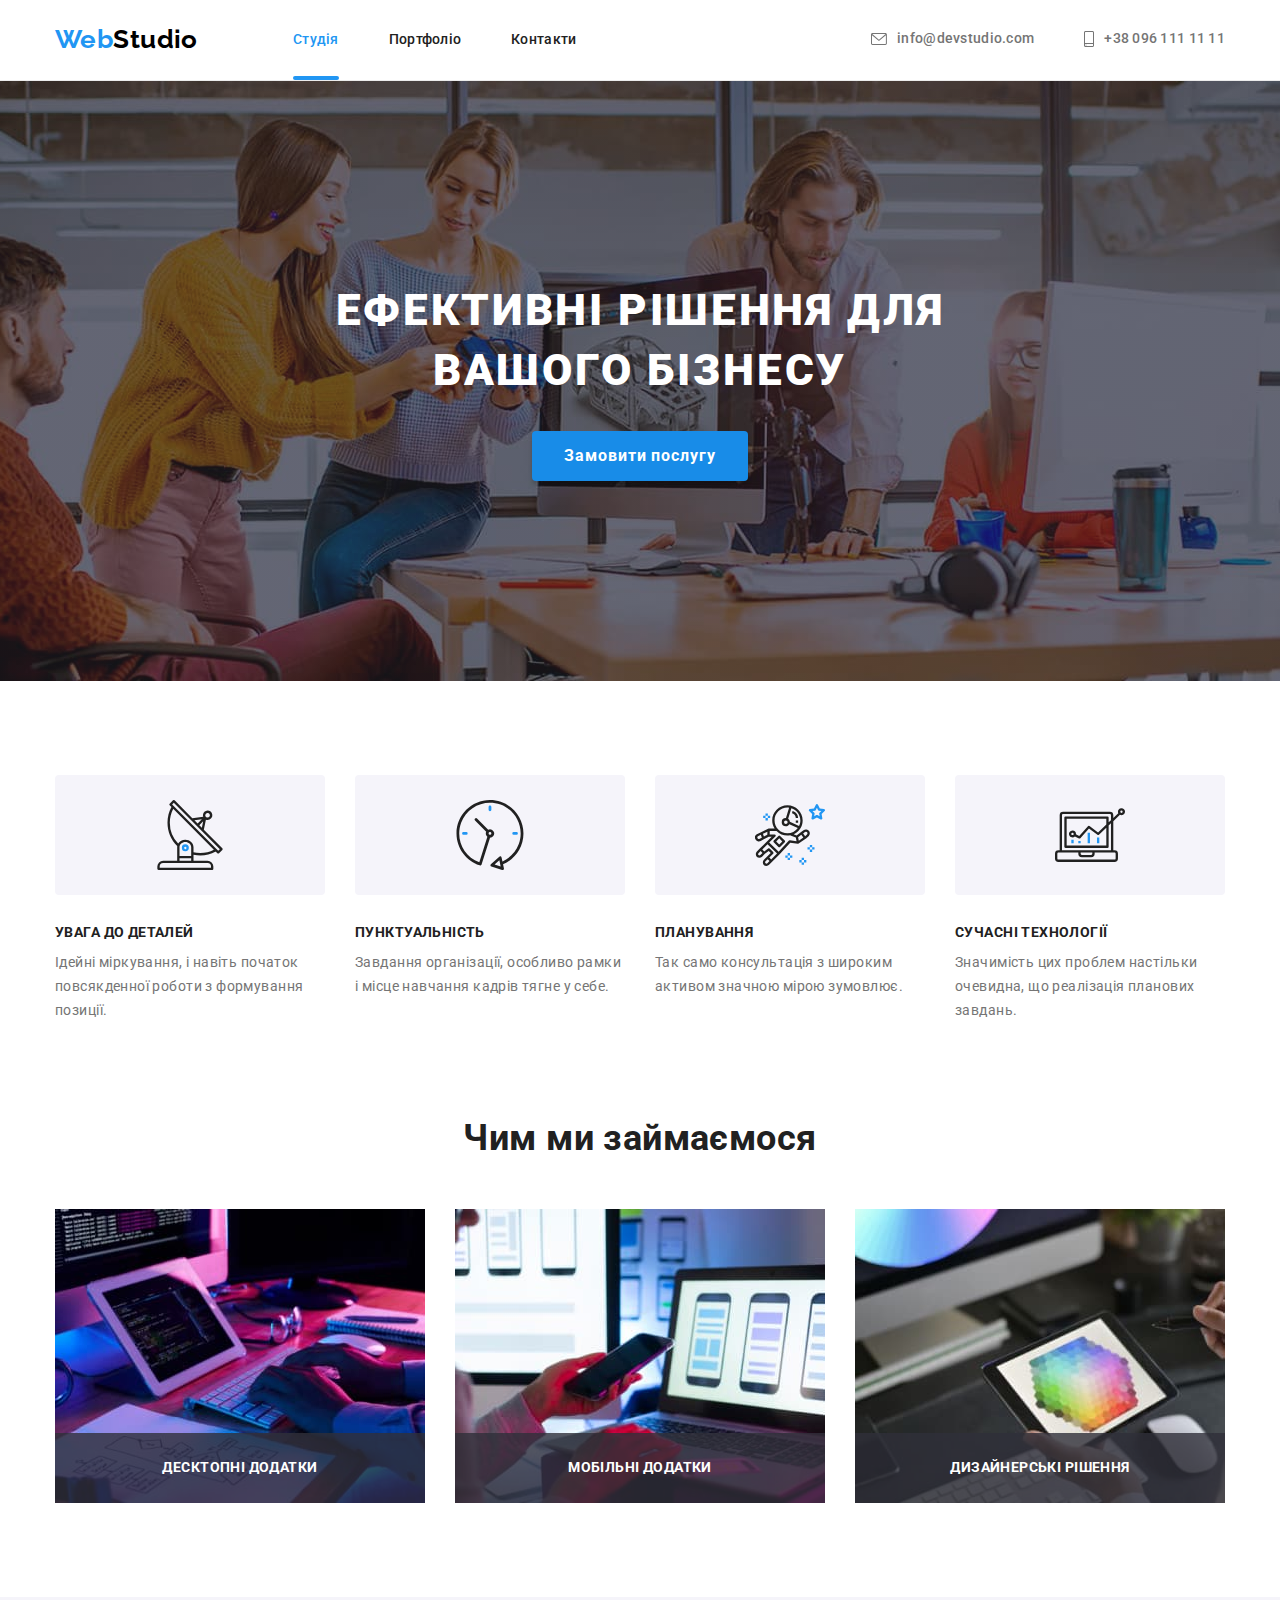
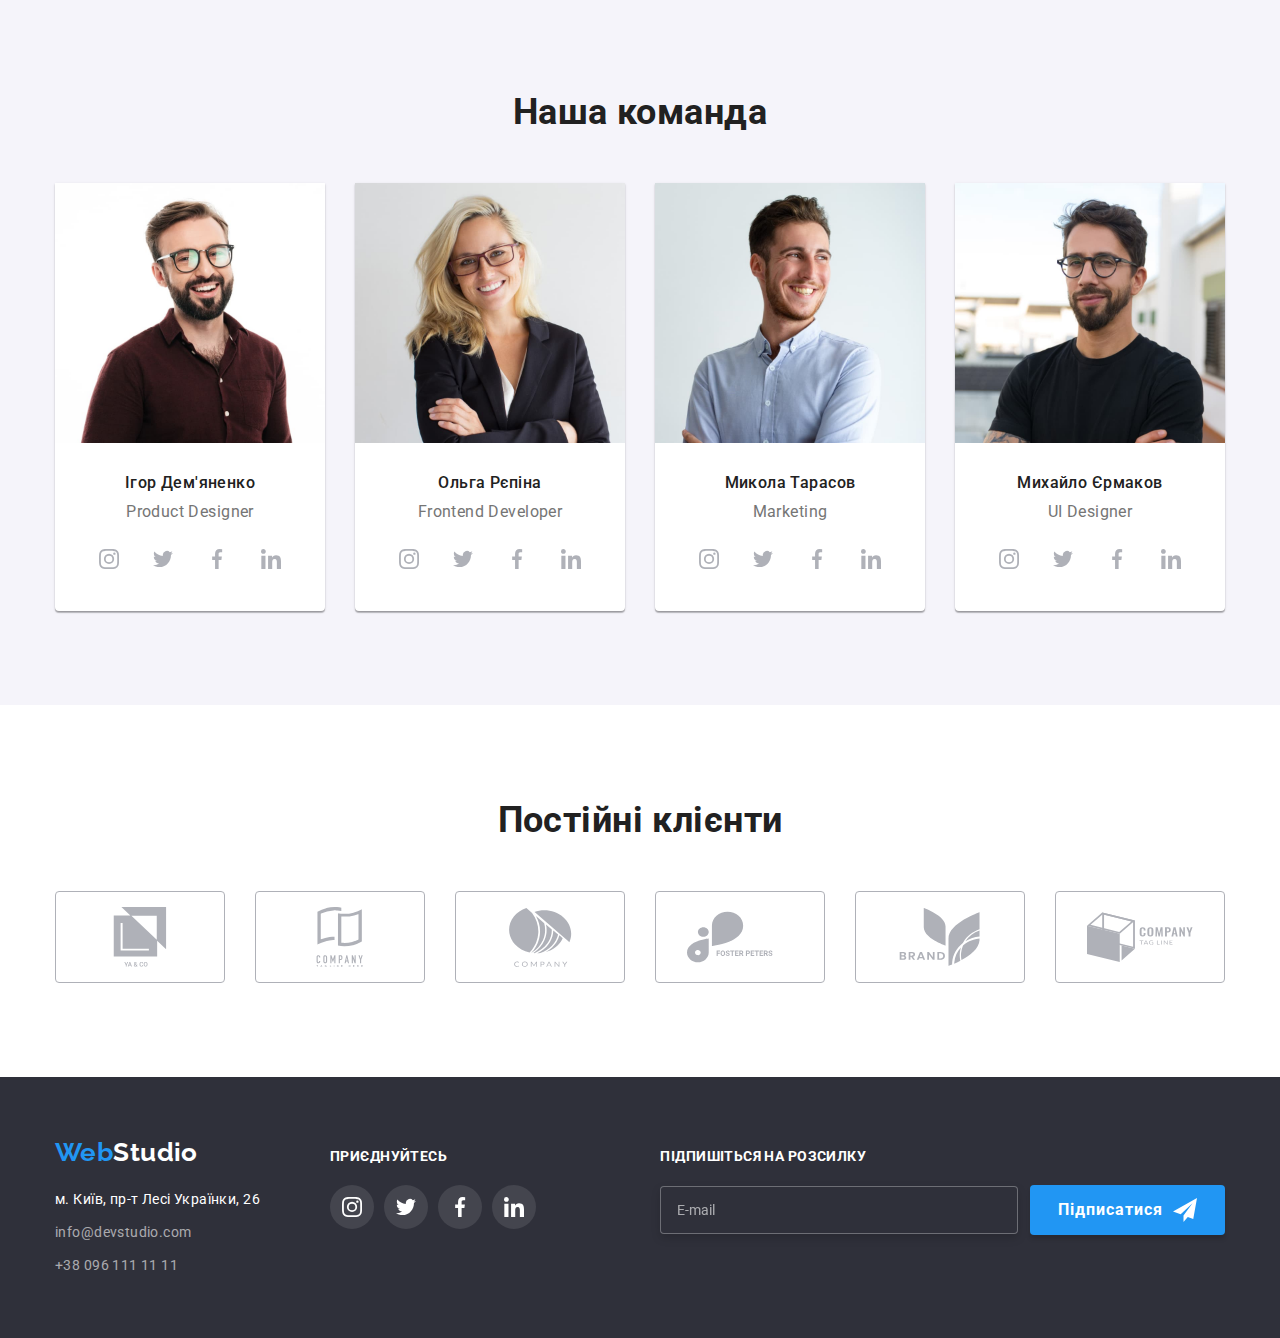
<file: index.html>
<!DOCTYPE html>
<html lang="uk">
<head>
    <meta charset="UTF-8">
    <meta http-equiv="X-UA-Compatible" content="IE=edge">
    <meta name="viewport" content="width=device-width, initial-scale=1.0">
    <title>Web Studio</title>
    <link rel="preconnect" href="https://fonts.googleapis.com">
    <link rel="preconnect" href="https://fonts.gstatic.com" crossorigin>
    <link href="https://fonts.googleapis.com/css2?family=Raleway:wght@700&family=Roboto:wght@400;500;700;900&display=swap"
        rel="stylesheet">
    <link rel="stylesheet" href="https://cdn.jsdelivr.net/npm/modern-normalize@1.1.0/modern-normalize.min.css">
    <link rel="stylesheet" href="./css/main.min.css">
</head>
<body>
    <header class="page-header">
        <div class="container page-header-container">
            <nav class="page-nav">
                <a class="logo-header link" href="./index.html">Web<span class="logo-header__dark">Studio</span></a>
                <ul class="menu list">
                    <li class="menu__item">
                        <a class="menu__link current link" href="./index.html">Студія</a>
                    </li>
                    <li class="menu__item">
                        <a class="menu__link link" href="./portfolio.html">Портфоліо</a>
                    </li>
                    <li class="menu__item">
                        <a class="menu__link link" href="#contact__item">Контакти</a>
                    </li>
                </ul>
            </nav>
            <ul class="contact list">
                <li class="contact__item">
                    <a class="contact__mail link" href="mailto:info@devstudio.com">
                        <svg class="contact__mail-icon" width="16" height="16">
                            <use href="./images/icons.svg#icon-envelope"></use>
                        </svg>
                        info@devstudio.com
                    </a>
                </li>
                <li class="contact__item">
                    <a class="contact__phone link" href="tel:+380961111111">
                        <svg class="contact__phone-icon" width="10" height="16">
                            <use href="./images/icons.svg#icon-smartphone"></use>
                        </svg>
                        +38 096 111 11 11
                    </a>
                </li>
            </ul>
        </div>
    </header>
    <main>
        <section class="first-main">
            <div class="container section-main">
                <h1 class="first-main__title">Ефективні рішення для вашого бізнесу</h1>
                <button class="first-main__btn" type="button" data-modal-open>Замовити послугу</button>
            </div>
        </section>
        <section class="feature-main section">
            <div class="container">
                <h2 class="visyally-hidden">Особливості</h2>
                <ul class="feature-main__menu list">
                    <li class="feature-main__item">
                        <div class="feature-main__container-icon">
                            <svg lang="en" aria-label="icon antenna" class="feature-main__icon">
                                <use href="./images/icons.svg#icon-antenna"></use>
                            </svg>
                        </div>
                        <h3 class="feature-main__title">Увага до деталей</h3>
                        <p class="feature-main__text">Ідейні міркування, і навіть початок повсякденної роботи з формування позиції.</p>
                    </li>
                    <li class="feature-main__item">
                        <div class="feature-main__container-icon">
                            <svg lang="en" aria-label="icon clock" class="feature-main__icon">
                                <use href="./images/icons.svg#icon-clock"></use>
                            </svg>
                        </div>
                        <h3 class="feature-main__title">Пунктуальність</h3>
                        <p class="feature-main__text">Завдання організації, особливо рамки і місце навчання кадрів тягне у себе.</p>
                    </li>
                    <li class="feature-main__item">
                        <div class="feature-main__container-icon">
                            <svg lang="en" aria-label="icon astronaut" class="feature-main__icon">
                                <use href="./images/icons.svg#icon-astronaut"></use>
                            </svg>
                        </div>
                        <h3 class="feature-main__title">Планування</h3>
                        <p class="feature-main__text">Так само консультація з широким активом значною мірою зумовлює.</p>
                    </li>
                    <li class="feature-main__item">
                        <div class="feature-main__container-icon">
                            <svg lang="en" aria-label="icon diagram" class="feature-main__icon">
                                <use href="./images/icons.svg#icon-diagram"></use>
                            </svg>
                        </div>
                        <h3 class="feature-main__title">Сучасні технології</h3>
                        <p class="feature-main__text">Значимість цих проблем настільки очевидна, що реалізація планових завдань.</p>
                    </li>
                </ul>
            </div>
        </section>
        <section class="box-main section">
            <div class="container">
                <h2 class="box-main__title">Чим ми займаємося</h2>
                <ul class="box-main__items list">
                    <li class="box-main__foto">
                        <div class="box-main__list-img">
                            <img src="./images/logo1.jpg" alt="foto1" width="370" height="294" />
                            <p class="box-main__items-name">Десктопні додатки</p>
                        </div>
                    </li>
                    <li class="box-main__foto">
                        <div class="box-main__list-img">
                            <img src="./images/logo2.jpg" alt="foto2" width="370" height="294" />
                            <p class="box-main__items-name">Мобільні додатки</p>
                        </div>
                    </li>
                    <li class="box-main__foto">
                        <div class="box-main__list-img">
                            <img src="./images/logo3.jpg" alt="foto3" width="370" height="294" />
                            <p class="box-main__items-name">Дизайнерські рішення</p>
                        </div>
                    </li>
                </ul>
            </div>
         </section>
         <section class="team-main section">
            <div class="container">
                <h2 class="team-main__title">Наша команда</h2>
                    <ul class="team-main__items list">
                        <li class="team-main__foto">
                            <img src="./images/img1.jpg" alt="Ігор Дем'яненко" width="270" height="260" />
                            <div class="team-main__section">
                                <h3 class="team-main__name">Ігор Дем'яненко</h3>
                                <p lang="en" class="team-main__work">Product Designer</p>
                                <ul class="social-list list">
                                    <li class="social-list__item">
                                        <a href="#" class="social-list__link">
                                            <svg lang="en" aria-label="instagram" class="social-list__icon">
                                                <use href="./images/icons.svg#icon-instagram"></use>
                                            </svg>
                                        </a>
                                    </li>
                                    <li class="social-list__item">
                                        <a href="#" class="social-list__link">
                                            <svg lang="en" aria-label="twitter" class="social-list__icon">
                                                <use href="./images/icons.svg#icon-twitter"></use>
                                            </svg>
                                        </a>
                                    </li>
                                    <li class="social-list__item">
                                        <a href="#" class="social-list__link">
                                            <svg lang="en" aria-label="facebook" class="social-list__icon">
                                                <use href="./images/icons.svg#icon-facebook"></use>
                                            </svg>
                                        </a>
                                    </li>
                                    <li class="social-list__item">
                                        <a href="#" class="social-list__link">
                                            <svg lang="en" aria-label="linkedin" class="social-list__icon">
                                                <use href="./images/icons.svg#icon-linkedin"></use>
                                            </svg>
                                        </a>
                                    </li>
                                </ul>
                            </div>
                        </li>
                    
                        <li class="team-main__foto">
                            <img src="./images/img2.jpg" alt="Ольга Рєпіна" width="270" height="260" />
                            <div class="team-main__section">
                                <h3 class="team-main__name">Ольга Рєпіна</h3>
                                <p lang="en" class="team-main__work">Frontend Developer</p>
                                <ul class="social-list list">
                                    <li class="social-list__item">
                                        <a href="#" class="social-list__link">
                                            <svg lang="en" aria-label="instagram" class="social-list__icon">
                                                <use href="./images/icons.svg#icon-instagram"></use>
                                            </svg>
                                        </a>
                                    </li>
                                    <li class="social-list__item">
                                        <a href="#" class="social-list__link">
                                            <svg lang="en" aria-label="twitter" class="social-list__icon">
                                                <use href="./images/icons.svg#icon-twitter"></use>
                                            </svg>
                                        </a>
                                    </li>
                                    <li class="social-list__item">
                                        <a href="#" class="social-list__link">
                                            <svg lang="en" aria-label="facebook" class="social-list__icon">
                                                <use href="./images/icons.svg#icon-facebook"></use>
                                            </svg>
                                        </a>
                                    </li>
                                    <li class="social-list__item">
                                        <a href="#" class="social-list__link">
                                            <svg lang="en" aria-label="linkedin" class="social-list__icon">
                                                <use href="./images/icons.svg#icon-linkedin"></use>
                                            </svg>
                                        </a>
                                    </li>
                                </ul>
                            </div>
                        </li>
                        <li class="team-main__foto">
                            <img src="./images/img3.jpg" alt="Микола Тарасов" width="270" height="260" />
                            <div class="team-main__section">
                                <h3 class="team-main__name">Микола Тарасов</h3>
                                <p lang="en" class="team-main__work">Marketing</p>
                                <ul class="social-list list">
                                    <li class="social-list__item">
                                        <a href="#" class="social-list__link">
                                            <svg lang="en" aria-label="instagram" class="social-list__icon">
                                                <use href="./images/icons.svg#icon-instagram"></use>
                                            </svg>
                                        </a>
                                    </li>
                                    <li class="social-list__item">
                                        <a href="#" class="social-list__link">
                                            <svg lang="en" aria-label="twitter" class="social-list__icon">
                                                <use href="./images/icons.svg#icon-twitter"></use>
                                            </svg>
                                        </a>
                                    </li>
                                    <li class="social-list__item">
                                        <a href="#" class="social-list__link">
                                            <svg lang="en" aria-label="facebook" class="social-list__icon">
                                                <use href="./images/icons.svg#icon-facebook"></use>
                                            </svg>
                                        </a>
                                    </li>
                                    <li class="social-list__item">
                                        <a href="#" class="social-list__link">
                                            <svg lang="en" aria-label="linkedin" class="social-list__icon">
                                                <use href="./images/icons.svg#icon-linkedin"></use>
                                            </svg>
                                        </a>
                                    </li>
                                </ul>
                            </div>
                        </li>
                        <li class="team-main__foto">
                            <img src="./images/img4.jpg" alt="Михайло Єрмаков" width="270" height="260" />
                            <div class="team-main__section">
                                <h3 class="team-main__name">Михайло Єрмаков</h3>
                                <p lang="en" class="team-main__work">UI Designer</p>
                                <ul class="social-list list">
                                    <li class="social-list__item">
                                        <a href="#" class="social-list__link">
                                            <svg lang="en" aria-label="instagram" class="social-list__icon">
                                                <use href="./images/icons.svg#icon-instagram"></use>
                                            </svg>
                                        </a>
                                    </li>
                                    <li class="social-list__item">
                                        <a href="#" class="social-list__link">
                                            <svg lang="en" aria-label="twitter" class="social-list__icon">
                                                <use href="./images/icons.svg#icon-twitter"></use>
                                            </svg>
                                        </a>
                                    </li>
                                    <li class="social-list__item">
                                        <a href="#" class="social-list__link">
                                            <svg lang="en" aria-label="facebook" class="social-list__icon">
                                                <use href="./images/icons.svg#icon-facebook"></use>
                                            </svg>
                                        </a>
                                    </li>
                                    <li class="social-list__item">
                                        <a href="#" class="social-list__link">
                                            <svg lang="en" aria-label="linkedin" class="social-list__icon">
                                                <use href="./images/icons.svg#icon-linkedin"></use>
                                            </svg>
                                        </a>
                                    </li>
                                </ul>
                            </div>           
                        </li>
                    </ul>
            </div>
        </section>
        <section class="client section">
            <div class="container">
                <h2 class="client__title">Постійні клієнти</h2>
                    <ul class="client__menu list">
                        <li class="client__list">
                            <a href="#" class="client__list-link">
                                <svg lang="en" aria-label="compani" class="client__list-icon">
                                    <use href="./images/icons.svg#icon-group1">
                                    </use>
                                </svg>
                            </a>
                        </li>
                        <li class="client__list">
                            <a href="#" class="client__list-link">
                                <svg lang="en" aria-label="compani" class="client__list-icon">
                                    <use href="./images/icons.svg#icon-group2">
                                    </use>
                                </svg>
                            </a>
                        </li>
                        <li class="client__list">
                            <a href="#" class="client__list-link">
                                <svg lang="en" aria-label="compani" class="client__list-icon">
                                    <use href="./images/icons.svg#icon-group3">
                                    </use>
                                </svg> 
                            </a>
                        </li>
                        <li class="client__list">
                            <a href="#" class="client__list-link">
                                <svg lang="en" aria-label="compani" class="client__list-icon">
                                    <use href="./images/icons.svg#icon-group4">
                                    </use>
                                </svg>
                            </a>
                        </li>
                        <li class="client__list">
                            <a href="#" class="client__list-link">
                                <svg lang="en" aria-label="compani" class="client__list-icon">
                                    <use href="./images/icons.svg#icon-group5">
                                    </use>
                                </svg>
                            </a>
                        </li>
                        <li class="client__list">
                            <a href="#" class="client__list-link">
                                <svg lang="en" aria-label="compani" class="client__list-icon">
                                    <use href="./images/icons.svg#icon-group6">
                                    </use>
                                </svg>
                            </a>
                        </li>
                    </ul>
            </div>
        </section>
    </main>
    <footer id="contact__item" class="page-footer">
        <div class="container page-footer-container">
            <div class="container-address">
            <a class="logo-footer link" href="./index.html">Web<span class="logo-footer__light">Studio</span></a>
            <address class="page-address">
                <ul class="address-menu list">
                    <li class="address-menu__item">
                        <a class="address-menu__maps link" href="https://goo.gl/maps/CPtrU1FHBa2aNyZL9" target="_blank"
                            rel="noopener noreferrer nofollow">м. Київ, пр-т Лесі Українки, 26</a>
                    </li>
                    <li class="address-menu__item">
                        <a class="address-menu__mail link" href="mailto:info@devstudio.com">info@devstudio.com</a>
                    </li>
                    <li class="address-menu__item">
                        <a class="address-menu__phone link" href="tel:+380961111111">+38 096 111 11 11</a>
                    </li>
                </ul>
            </address>
            </div>
            <div class="container-social">
                <p class="footer-title">приєднуйтесь</p>
                    <ul class="footer-menu list">
                        <li class="social-list-footer">
                            <a href="#" class="social-list-footer__link">
                                <svg lang="en" aria-label="instagram" class="social-list-footer__icon">
                                    <use href="./images/icons.svg#icon-instagram"></use>
                                </svg>
                            </a>
                        </li>
                        <li class="social-list-footer">
                            <a href="#" class="social-list-footer__link">
                                <svg lang="en" aria-label="twitter" class="social-list-footer__icon">
                                    <use href="./images/icons.svg#icon-twitter"></use>
                                </svg>
                            </a>
                        </li>
                        <li class="social-list-footer">
                            <a href="#" class="social-list-footer__link">
                                <svg lang="en" aria-label="facebook" class="social-list-footer__icon">
                                    <use href="./images/icons.svg#icon-facebook"></use>
                                </svg>
                            </a>
                        </li>
                        <li class="social-list-footer">
                            <a href="#" class="social-list-footer__link">
                                <svg lang="en" aria-label="linkedin" class="social-list-footer__icon">
                                    <use href="./images/icons.svg#icon-linkedin"></use>
                                </svg>
                            </a>
                        </li>
                    </ul>
            </div>
            <div class="subscription">
                <p class="subscription__title">Підпишіться на розсилку</p>
                <form class="subscription__form">
                    <input type="email" class="subscription__form-input" placeholder="E-mail" required name="user-mail">
                    <button type="submit" class="subscription__form-submit">Підписатися
                        <svg class="subscription__form-icon" width="24" height="24">
                            <use href="./images/icons.svg#icon-send"></use>
                        </svg>
                    </button>
                </form>
            </div>
        </div>
    </footer>
    <div class="backdrop is-hidden" data-modal> 
        <div class="modal">
            <button class="modal-close-btn" type="button" data-modal-close>
                <svg class="modal-close-icon" width="18" height="18">
                    <use href="./images/icons.svg#icon-close"></use>
                </svg>
            </button>
            <p class="modal-form-title">Залиште свої дані, ми вам передзвонимо</p>
            <form class="modal-form">
                <label class="modal-form-field">
                    <span class="modal-field-name">Ім'я</span>
                    <span class="modal-field-input">
                        <input type="text" class="modal-form-input" required pattern="[a-zA-Zа-яА-ЯіІїЇ]+" name="user-name">
                        <svg class="modal-fild-icon" width="18" height="18">
                            <use href="./images/icons.svg#icon-person-black"></use>
                        </svg>
                    </span>
                </label>
                <label class="modal-form-field">
                    <span class="modal-field-name">Телефон</span>
                    <span class="modal-field-input">
                         <input type="tel" class="modal-form-input" required pattern="[0-9]{3}-[0-9]{3}-[0-9]{2}-[0-9]{2}" title="xxx-xxx-xx-xx"
                                name="user-phone">
                         <svg class="modal-fild-icon" width="18" height="18">
                            <use href="./images/icons.svg#icon-phone-black"></use>
                        </svg>
                    </span>
                </label>
                <label class="modal-form-field">
                    <span class="modal-field-name">Пошта</span>
                    <span class="modal-field-input">
                        <input type="email" class="modal-form-input" required name="user-mail">
                        <svg class="modal-fild-icon" width="18" height="18">
                            <use href="./images/icons.svg#icon-email-black"></use>
                        </svg>
                    </span>
                </label>
                <label class="modal-form-field">
                    <span class="modal-field-name">Коментар</span>
                    <textarea name="user-comment" class="modal-form-message" placeholder="Введіть текст"></textarea>
                </label>
                <label class="modal-form-check-field">
                    <input type="checkbox" class="modal-form-check" name="user-policy" required>
                    <svg class="modal-form-checkbox" width="16" height="15">
                        <use class="modal-form-checkbox-icon" href="./images/icons.svg#icon-check"></use>
                    </svg>
                    Погоджуюся з розсилкою та приймаю&nbsp;<a class="modal-form-checkbox-consept" href="">Умови договору</a>
                </label>
                <button type="submit" class="modal-form-submit">Відправити</button>
            </form>
        </div>
    </div>
    <script src="./js/modal.js"></script>
</body>
</html>
</file>
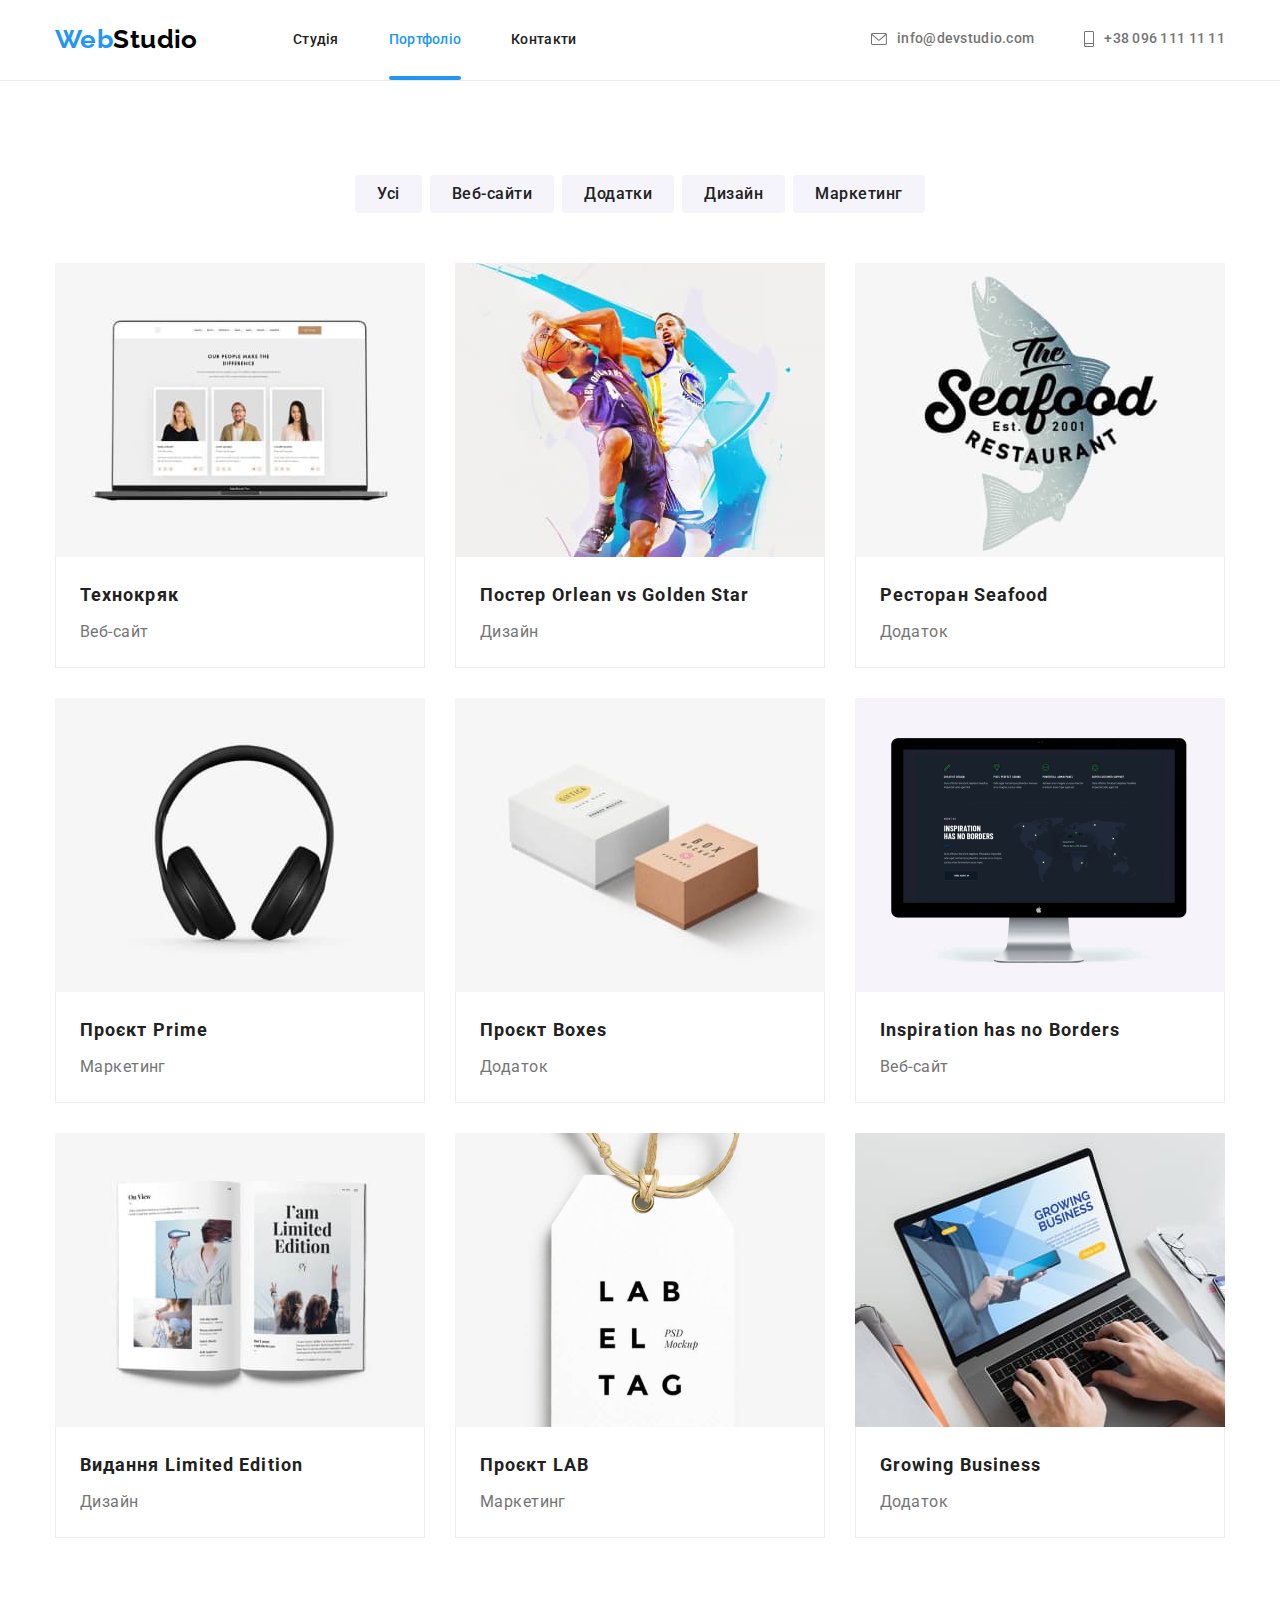
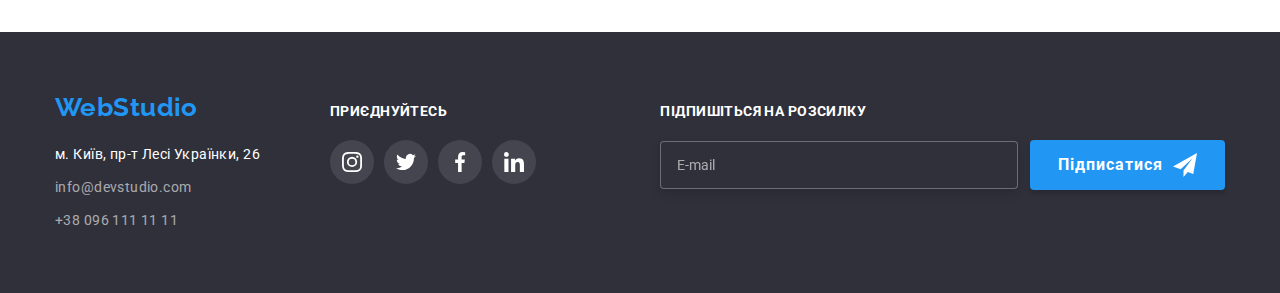
<file: portfolio.html>
<!DOCTYPE html>
<html lang="en">
<head>
    <meta charset="UTF-8">
    <meta http-equiv="X-UA-Compatible" content="IE=edge">
    <meta name="viewport" content="width=device-width, initial-scale=1.0">
    <title>Portfolio</title>
    <link rel="preconnect" href="https://fonts.googleapis.com">
    <link rel="preconnect" href="https://fonts.gstatic.com" crossorigin>
    <link href="https://fonts.googleapis.com/css2?family=Raleway:wght@700&family=Roboto:wght@400;500;700;900&display=swap"
        rel="stylesheet">
    <link rel="stylesheet" href="https://cdn.jsdelivr.net/npm/modern-normalize@1.1.0/modern-normalize.min.css">
    <link rel="stylesheet" href="./css/main.min.css">
</head>
<body>
<header class="page-header">
    <div class="container page-header-container">
        <nav class="page-nav">
            <a class="logo-header link" href="./index.html">Web<span class="logo-header__dark">Studio</span></a>
            <ul class="menu list">
                <li class="menu__item">
                    <a class="menu__link link" href="./index.html">Студія</a>
                </li>
                <li class="menu__item">
                    <a class="menu__link current link" href="./portfolio.html">Портфоліо</a>
                </li>
                <li class="menu__item">
                    <a class="menu__link link" href="#contact__item">Контакти</a>
                </li>
            </ul>
        </nav>
        <ul class="contact list">
            <li class="contact__item">
                <a class="contact__mail link" href="mailto:info@devstudio.com">
                    <svg class="contact__mail-icon" width="16" height="16">
                        <use href="./images/icons.svg#icon-envelope"></use>
                    </svg>
                    info@devstudio.com
                </a>
            </li>
            <li class="contact__item">
                <a class="contact__phone link" href="tel:+380961111111">
                    <svg class="contact__phone-icon" width="10" height="16">
                        <use href="./images/icons.svg#icon-smartphone"></use>
                    </svg>
                    +38 096 111 11 11
                </a>
            </li>
        </ul>
    </div>
</header>
    <main>
        <section class="filters-main section">
            <div class="container">
                <h1 class="visyally-hidden">Фільтри</h1>
                <ul class="filters-menu list">
                    <li class="filters-item">
                        <button class="filters-btn" type="button">Усі</button>
                    </li>
                    <li class="filters-item">
                        <button class="filters-btn" type="button">Веб-сайти</button>
                    </li>
                    <li class="filters-item">
                        <button class="filters-btn" type="button">Додатки</button>
                    </li>
                    <li class="filters-item">
                        <button class="filters-btn" type="button">Дизайн</button>
                    </li>
                    <li class="filters-item">
                        <button class="filters-btn" type="button">Маркетинг</button>
                    </li>
                </ul>
                <ul class="project-menu list">
                    <li class="project-items">
                        <a href="#" class="project-container link">
                            <div class="project-list-img">
                                <img class="project-img" src="./images/foto1.jpg" alt="foto1" 
                                width="370" 
                                height="294"/>
                                <p class="overlay">Ресурс пропонує комплексні пропозиції з різним рівнем функціоналу та сервісів. Все це дозволить
                                    відвідувачу отримати
                                    вичерпні відомості про компанію чи приватну особу.</p>
                            </div>
                            <div class="section-menu">
                                <h2 class="project-title">Технокряк</h2>
                                <p class="project-link">Веб-сайт</p>
                            </div>
                        </a>
                    </li>
                    <li class="project-items">
                        <a href="#" class="project-container link">
                            <div class="project-list-img">
                                <img class="project-img" src="./images/foto2.jpg" alt="foto2" width="370" height="294" />
                                <p class="overlay">Ресурс пропонує комплексні пропозиції з різним рівнем функціоналу та сервісів. Все це дозволить
                                    відвідувачу отримати
                                    вичерпні відомості про компанію чи приватну особу.</p>
                            </div>
                            <div class="section-menu">
                                <h2 class="project-title">Постер <span lang="en">Orlean vs Golden Star</span></h2>
                                <p class="project-link">Дизайн</p>
                            </div>
                        </a>
                    </li>
                    <li class="project-items">
                        <a href="#" class="project-container link">
                            <div class="project-list-img">
                                <img class="project-img" src="./images/foto3.jpg" alt="foto3" width="370" height="294" />
                                <p class="overlay">Ресурс пропонує комплексні пропозиції з різним рівнем функціоналу та сервісів. Все це дозволить
                                    відвідувачу отримати
                                    вичерпні відомості про компанію чи приватну особу.</p>
                            </div>
                            <div class="section-menu">
                                <h2 class="project-title">Ресторан <span lang="en">Seafood</span></h2>
                                <p class="project-link">Додаток</p>
                            </div>
                        </a>
                    </li>
                    <li class="project-items">
                        <a href="#" class="project-container link">
                            <div class="project-list-img">
                                <img class="project-img" src="./images/foto4.jpg" alt="foto4" width="370" height="294" />
                                <p class="overlay">Ресурс пропонує комплексні пропозиції з різним рівнем функціоналу та сервісів. Все це дозволить
                                    відвідувачу отримати
                                    вичерпні відомості про компанію чи приватну особу.</p>
                            </div>
                            <div class="section-menu">
                                <h2 class="project-title">Проєкт <span lang="en">Prime</span></h2>
                                <p class="project-link">Маркетинг</p>
                            </div>
                        </a>
                    </li>
                    <li class="project-items">
                        <a href="#" class="project-container link">
                            <div class="project-list-img">
                                <img class="project-img" src="./images/foto5.jpg" alt="foto5" width="370" height="294" />
                                <p class="overlay">Ресурс пропонує комплексні пропозиції з різним рівнем функціоналу та сервісів. Все це дозволить
                                    відвідувачу отримати
                                    вичерпні відомості про компанію чи приватну особу.</p>
                            </div>
                            <div class="section-menu">
                                <h2 class="project-title">Проєкт <span lang="en">Boxes</span></h2>
                                <p class="project-link">Додаток</p>
                            </div>
                        </a>
                    </li>
                    <li class="project-items">
                        <a href="#" class="project-container link">
                            <div class="project-list-img">
                                <img class="project-img" src="./images/foto6.jpg" alt="foto6" width="370" height="294" />
                                <p class="overlay">Ресурс пропонує комплексні пропозиції з різним рівнем функціоналу та сервісів. Все це дозволить
                                    відвідувачу отримати
                                    вичерпні відомості про компанію чи приватну особу.</p>
                            </div>
                            <div class="section-menu">
                                <h2 class="project-title" lang="en">Inspiration has no Borders</h2>
                                <p class="project-link">Веб-сайт</p>
                            </div>
                        </a>
                    </li>
                    <li class="project-items">
                        <a href="#" class="project-container link">
                            <div class="project-list-img">
                                <img class="project-img" src="./images/foto7.jpg" alt="foto7" width="370" height="294" />
                                <p class="overlay">Ресурс пропонує комплексні пропозиції з різним рівнем функціоналу та сервісів. Все це дозволить
                                    відвідувачу отримати
                                    вичерпні відомості про компанію чи приватну особу.</p>
                            </div>
                            <div class="section-menu">
                                <h2 class="project-title">Видання <span lang="en">Limited Edition</span></h2>
                                <p class="project-link">Дизайн</p>
                            </div>
                        </a>
                    </li>
                    <li class="project-items">
                        <a href="#" class="project-container link">
                            <div class="project-list-img">
                                <img class="project-img" src="./images/foto8.jpg" alt="foto8" width="370" height="294" />
                                <p class="overlay">Ресурс пропонує комплексні пропозиції з різним рівнем функціоналу та сервісів. Все це дозволить
                                    відвідувачу отримати
                                    вичерпні відомості про компанію чи приватну особу.</p>
                            </div>
                            <div class="section-menu">
                                <h2 class="project-title">Проєкт <span lang="en">LAB</span></h2>
                                <p class="project-link">Маркетинг</p>
                            </div>
                        </a>
                    </li>
                    <li class="project-items">
                        <a href="#" class="project-container link">
                            <div class="project-list-img">
                                <img class="project-img" src="./images/foto9.jpg" alt="foto9" width="370" height="294" />
                                <p class="overlay">Ресурс пропонує комплексні пропозиції з різним рівнем функціоналу та сервісів. Все це дозволить
                                    відвідувачу отримати
                                    вичерпні відомості про компанію чи приватну особу.</p>
                            </div>
                            <div class="section-menu">
                                <h2 class="project-title" lang="en">Growing Business</h2>
                                <p class="project-link">Додаток</p>
                            </div>
                        </a>
                    </li>
                </ul>
            </div>
        </section>
    </main>
    <footer id="contact__item" class="page-footer">
        <div class="container page-footer-container">
            <div class="container-address">
                <a class="logo-footer link" href="./index.html">Web<span class="logo-light">Studio</span></a>
                <address class="page-address">
                    <ul class="address-menu list">
                        <li class="address-menu__item">
                            <a class="address-menu__maps link" href="https://goo.gl/maps/CPtrU1FHBa2aNyZL9" target="_blank"
                                rel="noopener noreferrer nofollow">м. Київ, пр-т Лесі Українки, 26</a>
                        </li>
                        <li class="address-menu__item">
                            <a class="address-menu__mail link" href="mailto:info@devstudio.com">info@devstudio.com</a>
                        </li>
                        <li class="address-menu__item">
                            <a class="address-menu__phone link" href="tel:+380961111111">+38 096 111 11 11</a>
                        </li>
                    </ul>
                </address>
            </div>
            <div class="container-social">
                <p class="footer-title">приєднуйтесь</p>
                <ul class="footer-menu list">
                    <li class="social-list-footer">
                        <a href="#" class="social-list-footer__link">
                            <svg lang="en" aria-label="instagram" class="social-list-footer__icon">
                                <use href="./images/icons.svg#icon-instagram"></use>
                            </svg>
                        </a>
                    </li>
                    <li class="social-list-footer">
                        <a href="#" class="social-list-footer__link">
                            <svg lang="en" aria-label="twitter" class="social-list-footer__icon">
                                <use href="./images/icons.svg#icon-twitter"></use>
                            </svg>
                        </a>
                    </li>
                    <li class="social-list-footer">
                        <a href="#" class="social-list-footer__link">
                            <svg lang="en" aria-label="facebook" class="social-list-footer__icon">
                                <use href="./images/icons.svg#icon-facebook"></use>
                            </svg>
                        </a>
                    </li>
                    <li class="social-list-footer">
                        <a href="#" class="social-list-footer__link">
                            <svg lang="en" aria-label="linkedin" class="social-list-footer__icon">
                                <use href="./images/icons.svg#icon-linkedin"></use>
                            </svg>
                        </a>
                    </li>
                </ul>
            </div>
            <div class="subscription">
                <p class="subscription__title">Підпишіться на розсилку</p>
                <form class="subscription__form">
                    <input type="email" class="subscription__form-input" placeholder="E-mail" required name="user-mail">
                    <button type="submit" class="subscription__form-submit">Підписатися
                        <svg class="subscription__form-icon" width="24" height="24">
                            <use href="./images/icons.svg#icon-send"></use>
                        </svg>
                    </button>
                </form>
            </div>
        </div>
    </footer>
    
</body>

</html>
</file>
<file: css/main.min.css>
:root{--primary-font: "Roboto", sans-serif;--secondary-font: "Raleway", sans-serif;--primary-bgc: #ffffff;--secondary-bgc: #2F303A;--additional-bgc: #F5F4FA;--auxi-accente-bgc: #188CE8;--accente-bgc: #2196F3;--fon-bgc: #C4C4C4;--primary-text-color: #212121;--secondary-text-color: #757575;--primary-text-color-team-dark: #ffffff;--accente-text-color: #2196F3;--alfa-text-color: rgba(255, 255, 255, 0.6);--auxi-text-color: #000000;--border-color-portfolio: #EEEEEE;--border-color-header: #ECECEC;--primary-link-color: #AFB1B8;--secondary-link-color: #FFFFFF;--transition-dur-and-func: 250ms cubic-bezier(0.4, 0, 0.2, 1)}.visyally-hidden{position:absolute;white-space:nowrap;width:1px;height:1px;overflow:hidden;border:0;padding:0;clip:rect(0 0 0 0);clip-path:inset(100%);margin:-1px}h1,h2,h3,p{margin:0}ul{margin-top:0;margin-bottom:0;padding-left:0}img{display:block;max-width:100%;height:auto}address{font-style:normal}.list{list-style:none;padding-left:0;margin:0}.link{text-decoration:none;color:inherit}body{background-color:var(--primary-bgc);color:var(--primary-text-color);font-family:var(--primary-font);font-size:14px;letter-spacing:.03em}button{display:block;margin:0 auto;border:none;border-radius:4px;cursor:pointer}.section{padding-top:94px;padding-bottom:94px}.container{width:1200px;margin-left:auto;margin-right:auto;padding-left:15px;padding-right:15px}.first-main__btn{padding:10px 32px;font-weight:700;font-size:16px;line-height:1.88;text-align:center;letter-spacing:.06em;color:var(--primary-text-color-team-dark);background-color:var(--auxi-accente-bgc);box-shadow:0px 4px 4px rgba(0,0,0,.15);transition:background-color var(--transition-dur-and-func)}.first-main__btn:hover,.first-main__btn:focus{background-color:var(--accente-text-color)}.filters-btn{padding:6px 22px;font-weight:500;font-size:16px;line-height:1.63;letter-spacing:.03em;text-align:center;color:var(--primary-text-color);background-color:var(--additional-bgc);transition:color var(--transition-dur-and-func),background-color var(--transition-dur-and-func),box-shadow var(--transition-dur-and-func)}.filters-btn:hover,.filters-btn:focus{color:var(--primary-text-color-team-dark);background-color:var(--accente-bgc);box-shadow:0px 3px 1px rgba(0,0,0,.1),0px 1px 2px rgba(0,0,0,.08),0px 2px 2px rgba(0,0,0,.12)}.logo-header,.logo-footer{width:145px;font-family:var(--secondary-font);font-weight:700;font-size:26px;line-height:1.19;color:var(--accente-text-color)}.logo-header{margin-right:93px}.logo-header__dark{color:var(--auxi-text-color)}.logo-footer__light{color:var(--primary-text-color-team-dark)}.backdrop{position:fixed;top:0;left:0;z-index:10;width:100%;height:100%;background-color:rgba(0,0,0,.2);transition:visibility var(--transition-dur-and-func),opacity var(--transition-dur-and-func)}.backdrop.is-hidden{visibility:hidden;opacity:0;pointer-events:none}.modal{position:absolute;top:50%;left:50%;transform:translate(-50%, -50%);width:528px;height:581px;padding:40px;background-color:var(--primary-bgc);box-shadow:0px 1px 3px rgba(0,0,0,.12),0px 1px 1px rgba(0,0,0,.14),0px 2px 1px rgba(0,0,0,.2);border-radius:4px}.modal-close-btn{position:absolute;top:8px;right:8px;display:flex;justify-content:center;align-items:center;width:30px;height:30px;border-radius:50%;background-color:var(--primary-bgc);border:1px solid rgba(0,0,0,.1);padding:0;transition:fill var(--transition-dur-and-func)}.modal-close-btn:focus,.modal-close-btn:hover{outline:none;fill:var(--accente-text-color)}.modal-form-title{font-weight:700;font-size:20px;text-align:center;margin-bottom:12px}.modal-form{display:flex;flex-direction:column}.modal-form-field:not(:last-child){margin-bottom:10px}.modal-form-input{position:relative;width:100%;height:40px;border:1px solid rgba(33,33,33,.2);border-radius:4px;padding-left:42px;transition:border-color var(--transition-dur-and-func)}.modal-form-input:focus{outline:none;border-color:var(--accente-text-color)}.modal-field-name{display:block;font-weight:400;font-size:12px;line-height:1.17;letter-spacing:.01em;color:var(--secondary-text-color);margin-bottom:4px}.modal-field-input{position:relative}.modal-fild-icon{display:block;position:absolute;top:50%;left:12px;transform:translateY(-50%);transition:fill var(--transition-dur-and-func)}.modal-form-input:focus+.modal-fild-icon{fill:var(--accente-text-color)}.modal-form-message{width:100%;height:120px;border:1px solid rgba(33,33,33,.2);border-radius:4px;padding:12px 16px;resize:none;transition:border-color var(--transition-dur-and-func)}.modal-form-message:focus{outline:none;border-color:var(--accente-text-color)}.modal-form-message::placeholder{font-weight:400;font-size:12px;line-height:1.17;letter-spacing:.01em;color:rgba(117,117,117,.5)}.modal-form-check{position:absolute;appearance:none}.modal-form-check-field{display:flex;align-items:center;justify-content:center;margin-bottom:30px;margin-top:10px;font-weight:400;line-height:2;color:var(--secondary-text-color)}.modal-form-checkbox{border:1px solid var(--primary-text-color);border-radius:2px;cursor:pointer;margin-right:8px;transition:box-shadow var(--transition-dur-and-func)}.modal-form-check:focus+.modal-form-checkbox{box-shadow:0 0 0 1px var(--accente-bgc);border:none}.modal-form-check:checked+.modal-form-checkbox{background-color:var(--accente-bgc);border:none}.modal-form-checkbox-icon{display:none;fill:var(--primary-text-color-team-dark)}.modal-form-check:checked+.modal-form-checkbox .modal-form-checkbox-icon{display:block}.modal-form-checkbox-consept{color:var(--accente-text-color)}.modal-form-submit{padding:10px 52px;font-weight:700;font-size:16px;line-height:1.88;text-align:center;letter-spacing:.06em;color:var(--primary-text-color-team-dark);background-color:var(--auxi-accente-bgc);box-shadow:0px 4px 4px rgba(0,0,0,.15);transition:background-color var(--transition-dur-and-func)}.modal-form-submit:hover,.modal-form-submit:focus{background-color:var(--accente-text-color)}.page-header{padding-top:24px;padding-bottom:25px;border-bottom-width:1px;border-bottom-style:solid;border-bottom-color:var(--border-color-header)}.page-header-container,.page-nav,.contact{display:flex;align-items:center}.menu{column-gap:50px;display:flex;align-items:center}.menu__link{font-weight:500;line-height:1.14;letter-spacing:.02em;color:inherit;transition:color var(--transition-dur-and-func);position:relative;padding:32px 0}.menu__link:hover,.menu__link:focus{color:var(--accente-text-color)}.menu__link.current::after{content:"";position:absolute;display:block;width:100%;height:4px;background-color:var(--accente-bgc);border-radius:2px;bottom:-1px}.current{color:var(--accente-text-color)}.contact__mail,.contact__phone{display:flex;font-weight:500;line-height:1.14;letter-spacing:.02em;color:var(--secondary-text-color);fill:currentColor;transition:color var(--transition-dur-and-func)}.contact__mail:hover,.contact__mail:focus,.contact__phone:hover,.contact__phone:focus{color:var(--accente-text-color)}.contact{margin-left:auto;column-gap:50px}.contact__mail-icon,.contact__phone-icon{margin-right:10px}.first-main{max-width:1600px;height:600px;margin-left:auto;margin-right:auto;background-image:linear-gradient(rgba(47, 48, 58, 0.4), rgba(47, 48, 58, 0.4)),url(../images/main.jpg);background-repeat:no-repeat;background-position:center;background-size:cover;background-color:var(--fon-bgc);padding-top:200px;padding-bottom:200px}.first-main__title{margin-left:auto;margin-right:auto;width:696px;font-weight:900;font-size:44px;margin-bottom:30px;line-height:1.36;text-align:center;letter-spacing:.06em;text-transform:uppercase;color:var(--primary-text-color-team-dark)}.feature-main__menu{display:flex;align-items:flex-start;column-gap:30px}.feature-main__item{flex-basis:calc((100% - 90px)/4)}.feature-main__container-icon{display:flex;justify-content:center;align-items:center;height:120px;background-color:var(--additional-bgc);margin-bottom:30px;border-radius:4px}.feature-main__icon{width:70px;height:70px}.feature-main__title{margin-bottom:10px;font-weight:700;font-size:14px;line-height:1.14;text-transform:uppercase}.feature-main__text{line-height:1.71;color:var(--secondary-text-color)}.box-main{padding-top:0}.box-main__title{margin-bottom:50px;font-weight:700;font-size:36px;line-height:1.17;text-align:center}.box-main__items{display:flex;flex-wrap:wrap;gap:30px;flex-basis:calc((100% - 60px)/3)}.box-main__list-img{position:relative}.box-main__items-name{display:flex;justify-content:center;align-items:center;position:absolute;bottom:0;height:70px;width:100%;font-weight:700;line-height:1.14;text-transform:uppercase;color:var(--primary-text-color-team-dark);background:rgba(47,48,58,.8)}.team-main{background-color:var(--additional-bgc)}.team-main__title{margin-bottom:50px;font-weight:700;font-size:36px;line-height:1.17;text-align:center}.team-main__items{display:flex;flex-wrap:wrap;gap:30px;flex-basis:calc((100% - 90px)/4)}.team-main__name{margin-bottom:10px;font-weight:500;font-size:16px;line-height:1.19;text-align:center}.team-main__work{font-size:16px;line-height:1.19;text-align:center;color:var(--secondary-text-color);margin-bottom:16px}.team-main__foto{background-color:var(--primary-bgc);box-shadow:0px 1px 3px rgba(0,0,0,.12),0px 1px 1px rgba(0,0,0,.14),0px 2px 1px rgba(0,0,0,.2);border-radius:0px 0px 4px 4px}.team-main__section{padding-top:30px;padding-bottom:30px}.client__title{font-weight:700;font-size:36px;line-height:1.17;text-align:center;margin-bottom:50px}.client__menu{display:flex;align-items:center;gap:30px}.client__list-link{display:flex;justify-content:center;align-items:center;width:170px;height:92px;border:1px solid var(--primary-link-color);border-radius:4px;fill:var(--primary-link-color);transition:border-color var(--transition-dur-and-func),fill var(--transition-dur-and-func)}.client__list-link:hover,.client__list-link:focus{border-color:var(--accente-text-color);fill:var(--accente-text-color)}.client__list-icon{width:106px;height:60px;color:currentColor}.page-footer{background-color:var(--secondary-bgc);padding:60px 0}.page-footer-container{display:flex;align-items:baseline}.footer-title{font-weight:700;line-height:1.14;text-transform:uppercase;color:var(--primary-text-color-team-dark);margin-bottom:20px}.footer-menu{display:flex;column-gap:10px}.container-address{margin-right:70px}.page-address{margin-top:20px}.address-menu__item:not(:last-child){margin-bottom:9px}.address-menu__maps{margin-bottom:9px;line-height:1.71;font-style:normal;color:var(--primary-text-color-team-dark);transition:color var(--transition-dur-and-func)}.address-menu__maps:hover,.address-menu__maps:focus{color:var(--accente-text-color)}.address-menu__mail,.address-menu__phone{line-height:1.71;font-style:normal;color:var(--alfa-text-color);transition:color var(--transition-dur-and-func)}.address-menu__mail:hover,.address-menu__mail:focus,.address-menu__phone:hover,.address-menu__phone:focus{color:var(--accente-text-color)}.social-list{display:flex;justify-content:center;column-gap:10px}.social-list__link{display:flex;justify-content:center;align-items:center;width:44px;height:44px;border-radius:50%;background-color:var(--primary-bgc);color:var(--primary-link-color);transition:color var(--transition-dur-and-func),background-color var(--transition-dur-and-func)}.social-list__link:hover,.social-list__link:focus{background-color:var(--accente-text-color);color:var(--secondary-link-color)}.social-list__icon{width:20px;height:20px;fill:currentColor}.social-list-footer__link{display:flex;justify-content:center;align-items:center;width:44px;height:44px;border-radius:50%;background-color:rgba(255,255,255,.1);transition:background-color var(--transition-dur-and-func)}.social-list-footer__link:hover,.social-list-footer__link:focus{background-color:var(--accente-text-color)}.social-list-footer__icon{width:20px;height:20px;fill:var(--secondary-link-color);transition:fill var(--transition-dur-and-func)}.social-list-footer__link:hover .social-list-footer__icon,.social-list-footer__link:focus .social-list-footer__icon{fill:var(--secondary-link-color)}.subscription{margin-left:auto}.subscription__title{font-weight:700;line-height:1.14;text-transform:uppercase;color:var(--primary-text-color-team-dark);margin-bottom:20px}.subscription__form{display:flex;align-items:center}.subscription__form-input{border:1px solid rgba(255,255,255,.3);filter:drop-shadow(0px 4px 4px rgba(0, 0, 0, 0.15));border-radius:4px;background-color:var(--secondary-bgc);margin-right:12px;padding:15px 16px;width:358px;color:var(--primary-text-color-team-dark)}.subscription__form-input::placeholder{color:rgba(255,255,255,.6)}.subscription__form-submit{padding:10px 28px;font-weight:700;font-size:16px;line-height:1.88;display:flex;align-items:center;text-align:center;letter-spacing:.06em;color:var(--primary-text-color-team-dark);background-color:var(--accente-bgc);box-shadow:0px 4px 4px rgba(0,0,0,.15);gap:10px;transition:background-color var(--transition-dur-and-func)}.subscription__form-submit:hover,.subscription__form-submit:focus{background-color:var(--accente-text-color)}.subscription__form-icon{fill:var(--primary-bgc)}.filters-menu{display:flex;align-items:center;margin-bottom:50px;justify-content:center;gap:8px}.project-title{margin-bottom:4px;font-weight:700;font-size:18px;line-height:2;letter-spacing:.06em}.project-container{display:block;transition:box-shadow var(--transition-dur-and-func)}.project-container:hover,.project-container:focus{box-shadow:0px 1px 1px rgba(0,0,0,.12),0px 4px 4px rgba(0,0,0,.06),1px 4px 6px rgba(0,0,0,.16)}.section-menu{padding:20px 24px;border:1px solid var(--border-color-portfolio);border-top:none}.project-menu{display:flex;flex-wrap:wrap;gap:30px;flex-basis:calc((100% - 60px)/3)}.project-list-img{position:relative;overflow:hidden}.overlay{position:absolute;top:0;left:0;width:100%;height:100%;padding:63px 24px;font-weight:400;font-size:18px;line-height:1.56;background:rgba(33,150,243,.9);color:var(--primary-text-color-team-dark);overflow:auto;transform:translateY(100%);transition:transform var(--transition-dur-and-func)}.project-container:hover .overlay,.project-container:focus .overlay{transform:translateY(0%)}.project-link{font-size:16px;line-height:1.88;color:var(--secondary-text-color)}/*# sourceMappingURL=main.min.css.map */
</file>
